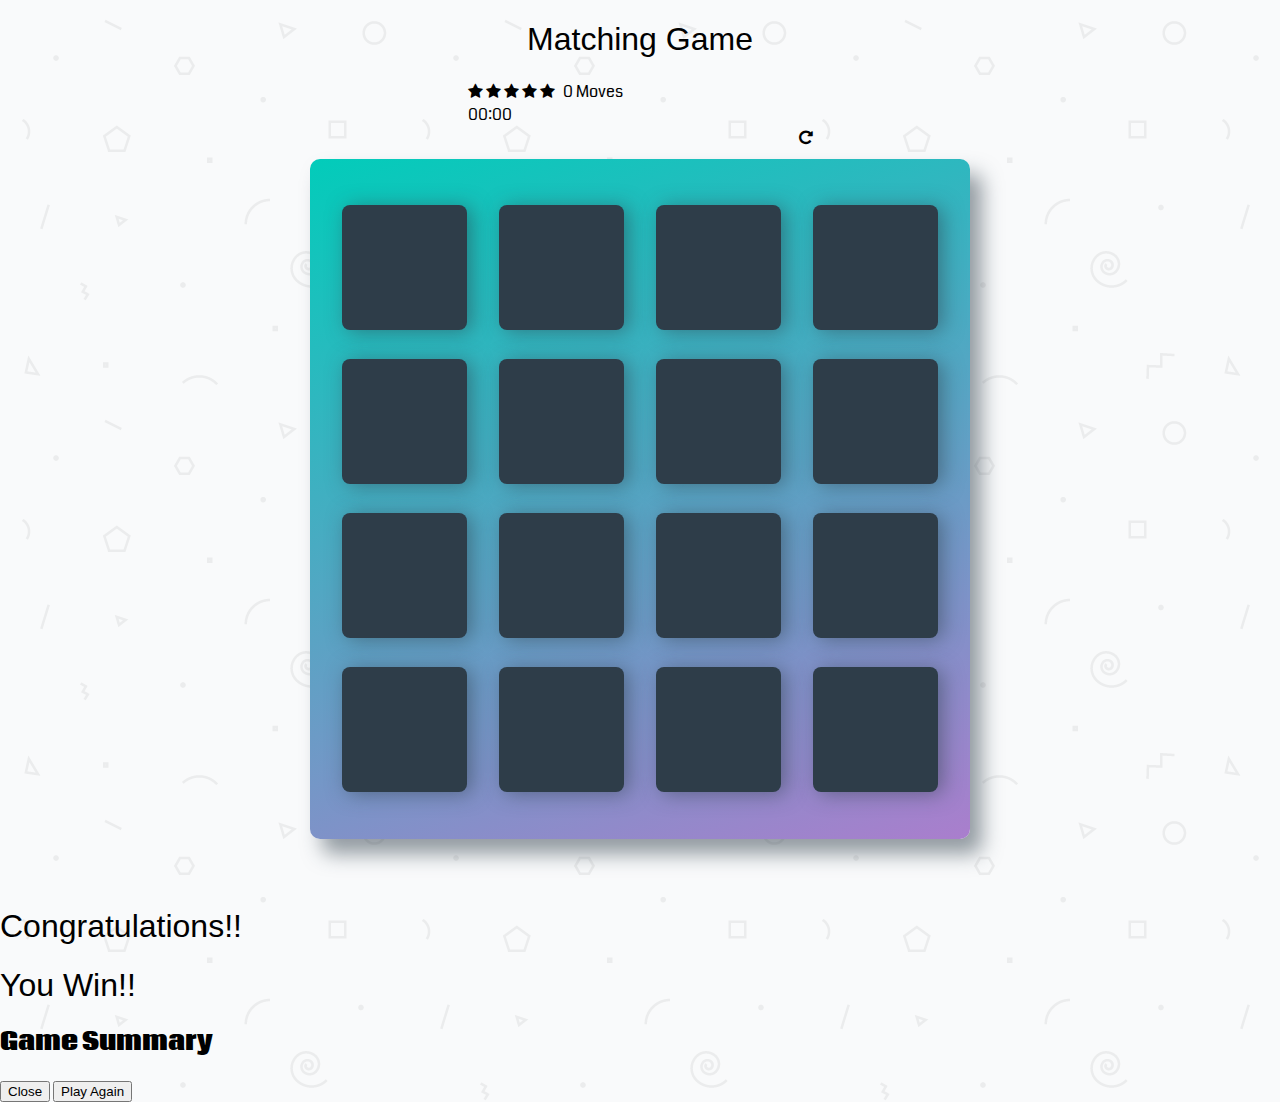
<file: index.html>
<!doctype html>
<html lang="en">
<head>
    <meta charset="utf-8">
    <title>Matching Game</title>
    <meta name="description" content="">
    <link rel="stylesheet prefetch" href="https://maxcdn.bootstrapcdn.com/font-awesome/4.6.1/css/font-awesome.min.css">
    <link rel="stylesheet prefetch" href="https://fonts.googleapis.com/css?family=Coda">
    <link rel="stylesheet" href="css/app.css">
</head>
<body>

    <div class="container">
        <header>
            <h1>Matching Game</h1>
        </header>

        <section class="score-panel">
          <ul class="stars">
        		<li><i class="fa fa-star"></i></li>
        		<li><i class="fa fa-star"></i></li>
        		<li><i class="fa fa-star"></i></li>
            <li><i class="fa fa-star"></i></li>
            <li><i class="fa fa-star"></i></li>
        	</ul>

        	<span class="moves"></span> Moves

          <div class="timer"> 00:00 </div>

          <div class="restart">
        		<i class="fa fa-repeat"></i>
        	</div>
        </section>

        <ul class="deck">
            <li class="card">
                <i class="fa fa-diamond"></i>
            </li>
            <li class="card">
                <i class="fa fa-paper-plane-o"></i>
            </li>
            <li class="card">
                <i class="fa fa-anchor"></i>
            </li>
            <li class="card">
                <i class="fa fa-bolt"></i>
            </li>
            <li class="card">
                <i class="fa fa-cube"></i>
            </li>
            <li class="card">
                <i class="fa fa-anchor"></i>
            </li>
            <li class="card">
                <i class="fa fa-leaf"></i>
            </li>
            <li class="card">
                <i class="fa fa-bicycle"></i>
            </li>
            <li class="card">
                <i class="fa fa-diamond"></i>
            </li>
            <li class="card">
                <i class="fa fa-bomb"></i>
            </li>
            <li class="card">
                <i class="fa fa-leaf"></i>
            </li>
            <li class="card">
                <i class="fa fa-bomb"></i>
            </li>
            <li class="card">
                <i class="fa fa-bolt"></i>
            </li>
            <li class="card">
                <i class="fa fa-bicycle"></i>
            </li>
            <li class="card">
                <i class="fa fa-paper-plane-o"></i>
            </li>
            <li class="card">
                <i class="fa fa-cube"></i>
            </li>
        </ul>
    </div>

    <div class="modal__popup hide">
      <div class="modal__body">
        <div class="modal__heading">
          <h1 class="modal__message">Congratulations!!</h1>
          <h1 class="modal__message">You Win!!</h1>
        </div>

        <div class="modal__stats">
          <h2 class="modal__summary">Game Summary</h2>
          <span class="modal__time"></span>
          <span class="modal__stars"></span>
          <span class="modal__moves"></span>
        </div>

        <div class="modal__buttons">
          <button class="modal__button modal__close">Close</button>
          <button class="modal__button modal__replay">Play Again</button>
        </div>
      </div>
    </div>

    <script src="js/app.js"></script>
    <script src="https://ajax.googleapis.com/ajax/libs/jquery/3.3.1/jquery.min.js"></script>
</body>
</html>
</file>
<file: css/app.css>
html {
    box-sizing: border-box;
}

*,
*::before,
*::after {
    box-sizing: inherit;
}

html,
body {
    width: 100%;
    height: 100%;
    margin: 0;
    padding: 0;
}

body {
    background: #ffffff url('../img/geometry2.png'); /* Background pattern from Subtle Patterns */
    font-family: 'Coda', cursive;
}

.container {
    display: flex;
    justify-content: center;
    align-items: center;
    flex-direction: column;
}

h1 {
    font-family: 'Open Sans', sans-serif;
    font-weight: 300;
}

/*
 * Styles for the deck of cards
 */

.deck {
    width: 660px;
    min-height: 680px;
    background: linear-gradient(160deg, #02ccba 0%, #aa7ecd 100%);
    padding: 32px;
    border-radius: 10px;
    box-shadow: 12px 15px 20px 0 rgba(46, 61, 73, 0.5);
    display: flex;
    flex-wrap: wrap;
    justify-content: space-between;
    align-items: center;
    margin: 0 0 3em;
}

.deck .card {
    height: 125px;
    width: 125px;
    background: #2e3d49;
    font-size: 0;
    color: #ffffff;
    border-radius: 8px;
    cursor: pointer;
    display: flex;
    justify-content: center;
    align-items: center;
    box-shadow: 5px 2px 20px 0 rgba(46, 61, 73, 0.5);
}

.deck .card.open {
    transform: rotateY(0);
    background: #02b3e4;
    cursor: default;
}

.deck .card.show {
    font-size: 33px;
}

.deck .card.match {
    cursor: default;
    background: #02ccba;
    font-size: 33px;
}

/*
 * Styles for the Score Panel
 */

.score-panel {
    text-align: left;
    width: 345px;
    margin-bottom: 10px;
}

.score-panel .stars {
    margin: 0;
    padding: 0;
    display: inline-block;
    margin: 0 5px 0 0;
}

.score-panel .stars li {
    list-style: none;
    display: inline-block;
}

.score-panel .restart {
    float: right;
    cursor: pointer;
}
</file>
